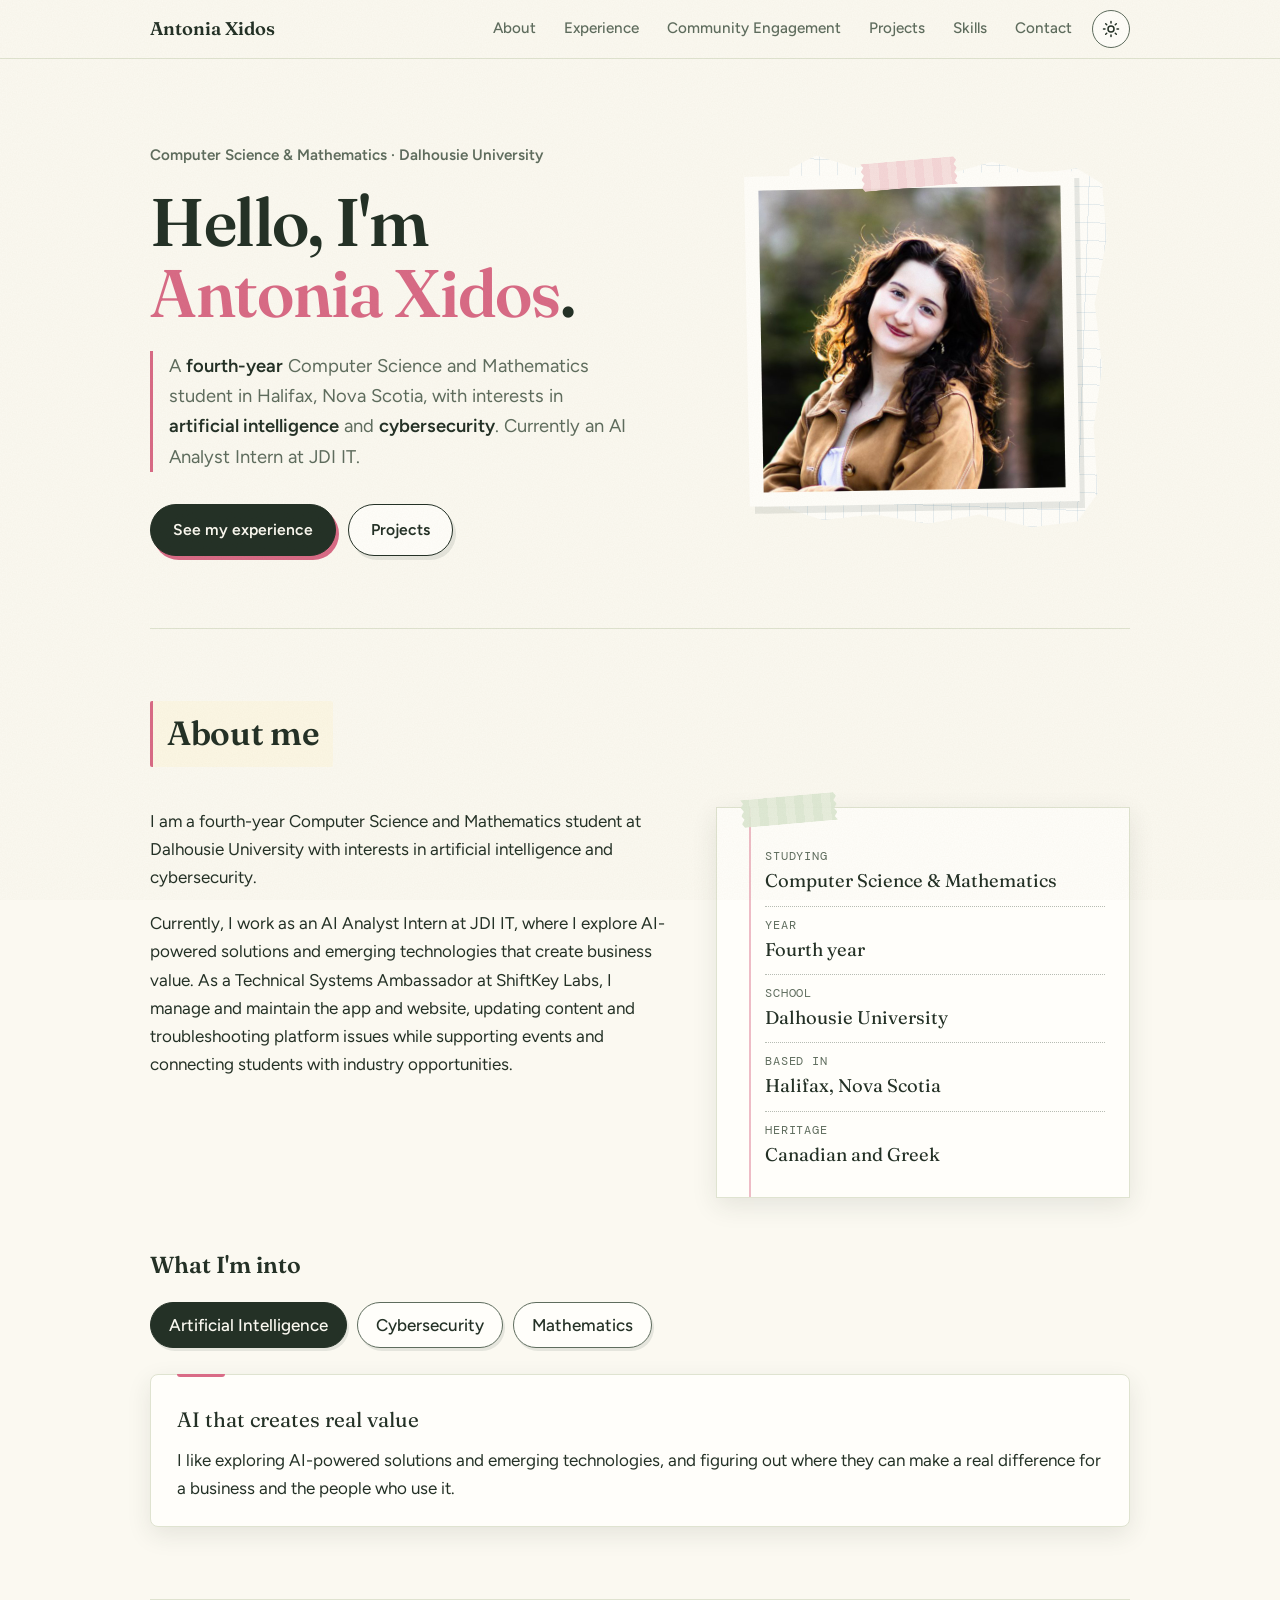
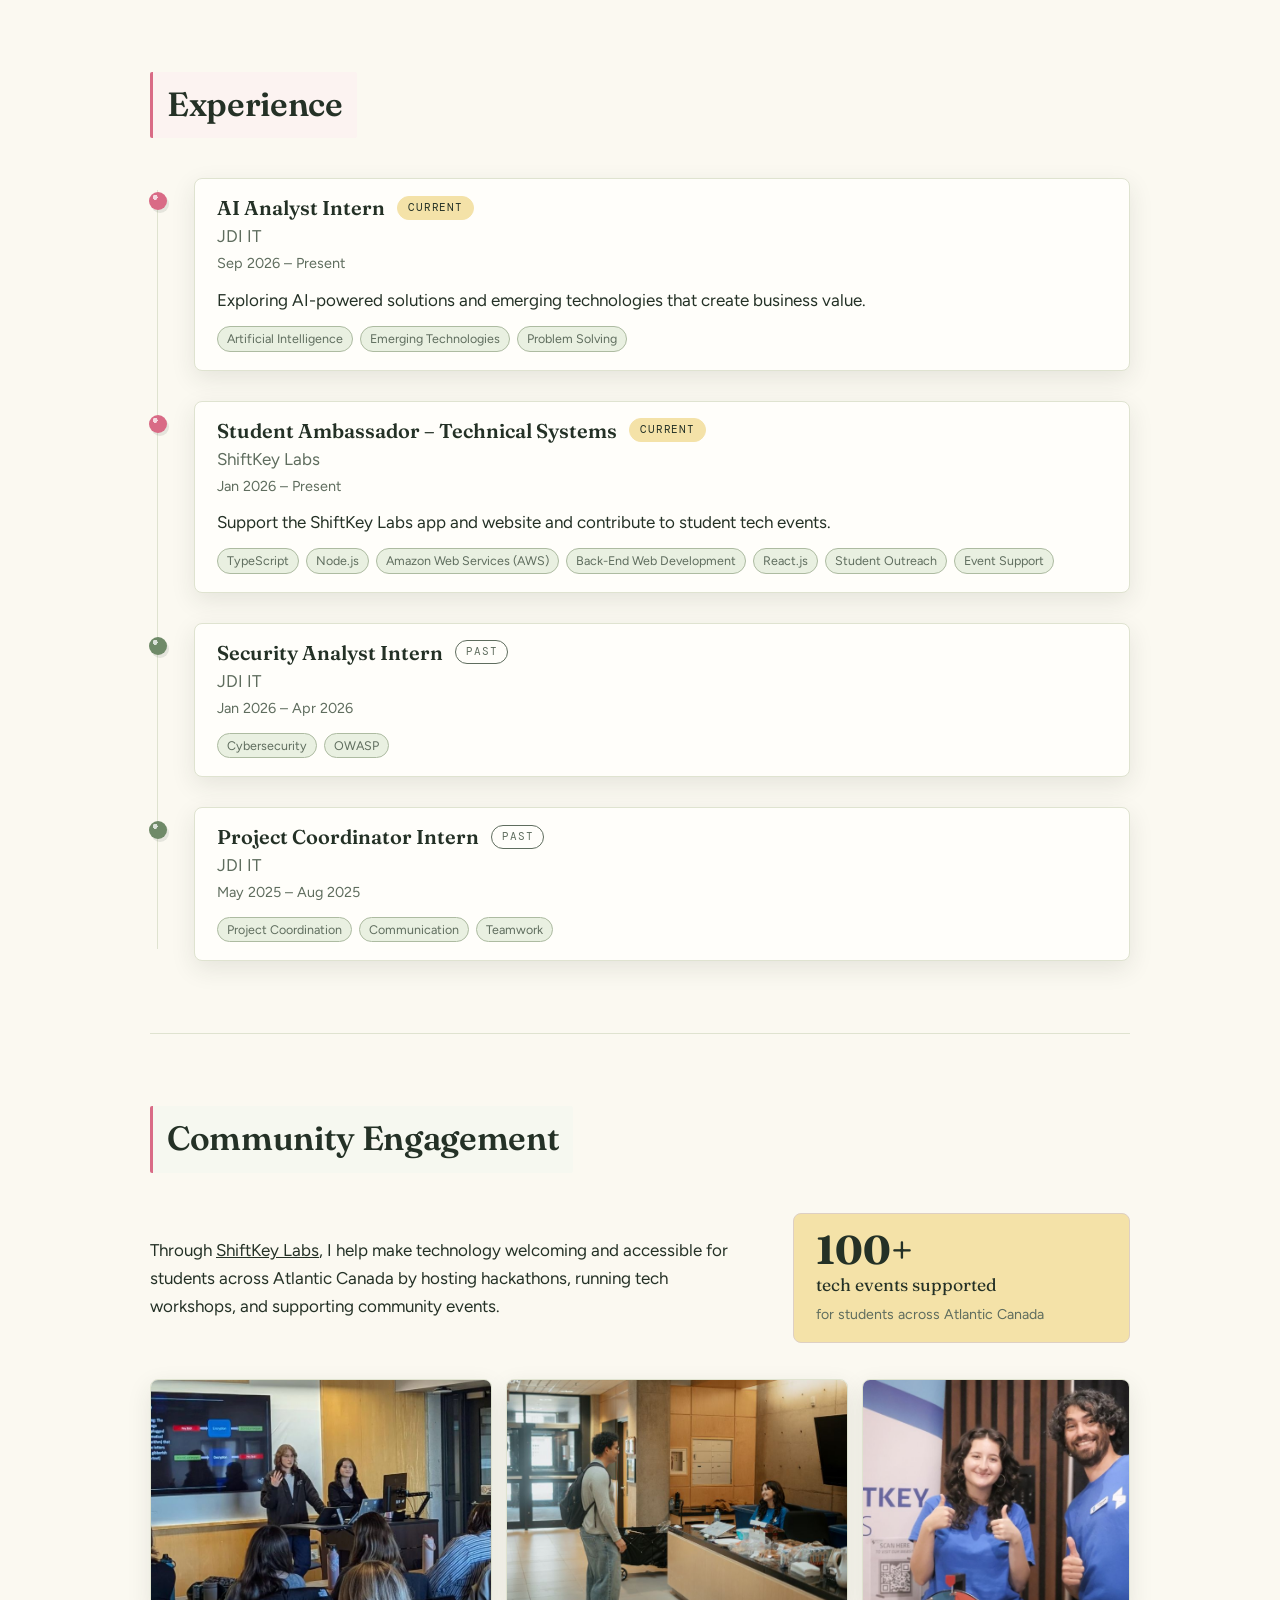
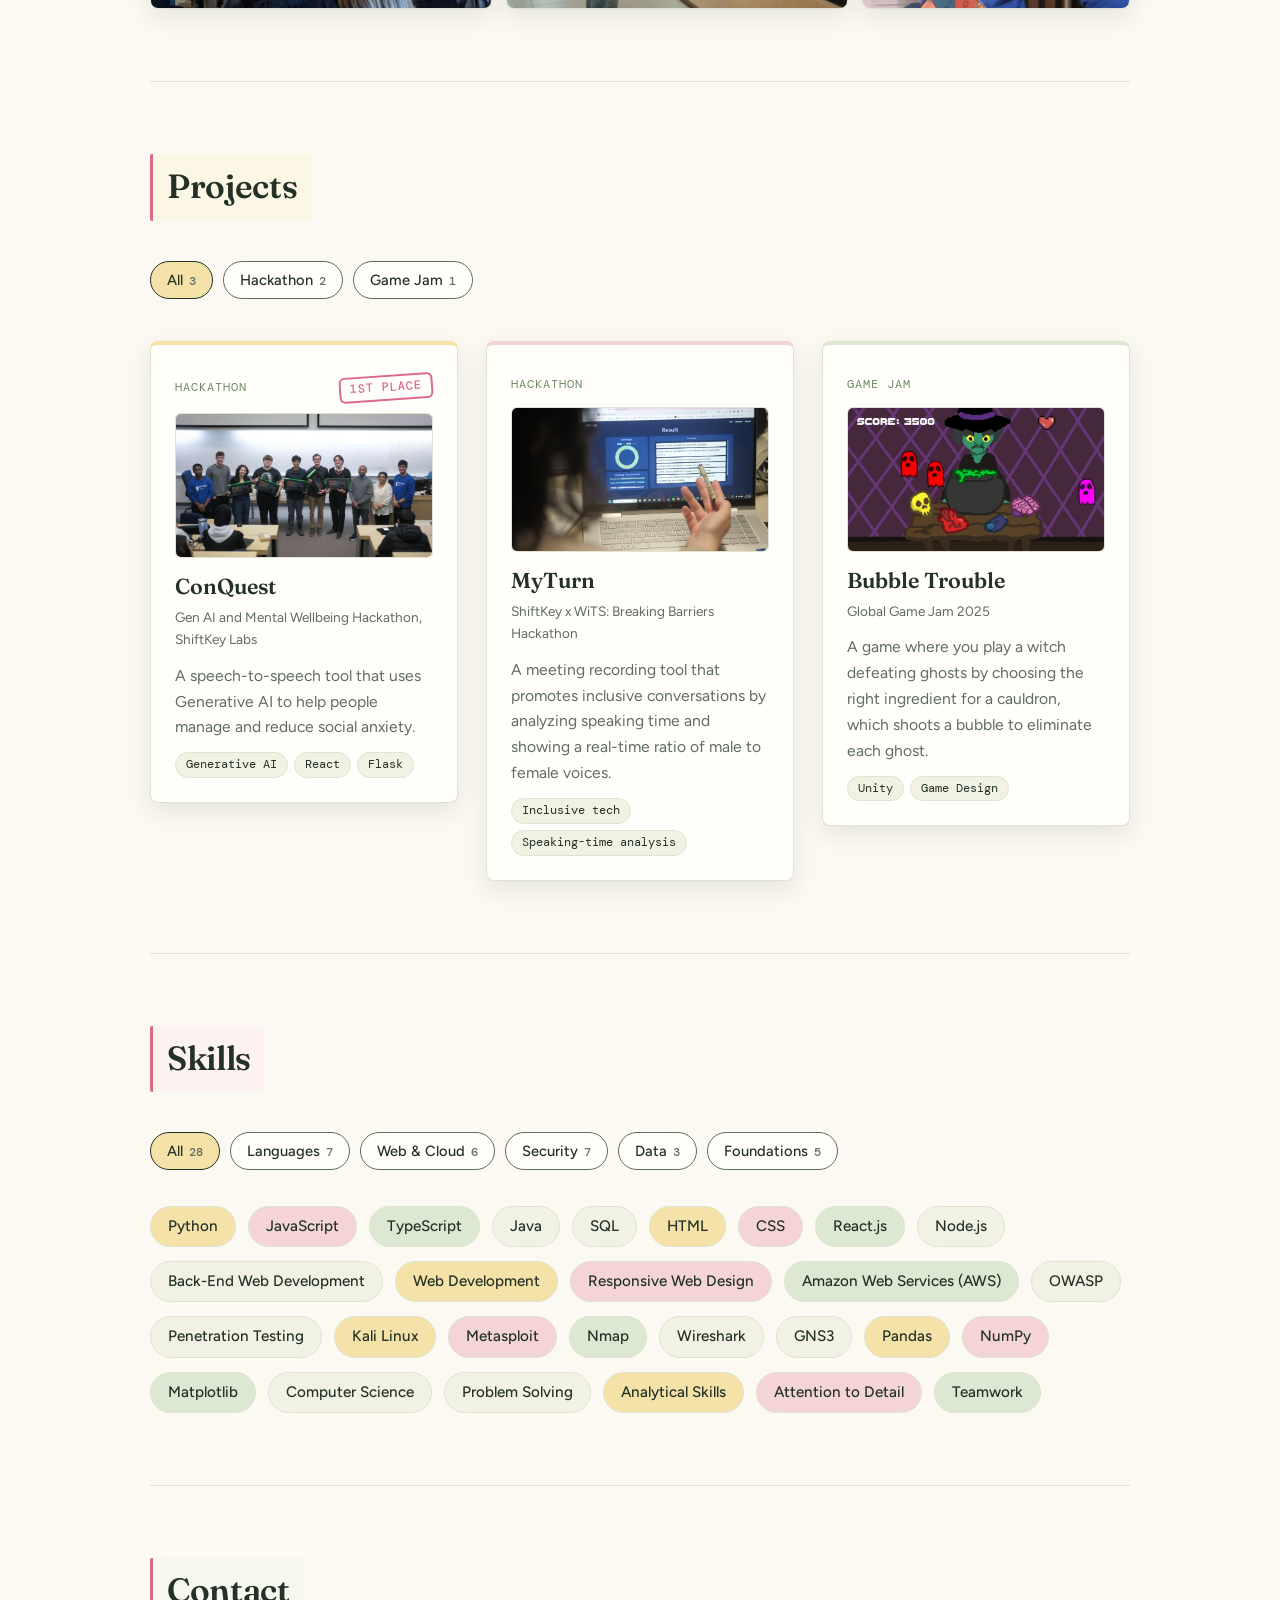
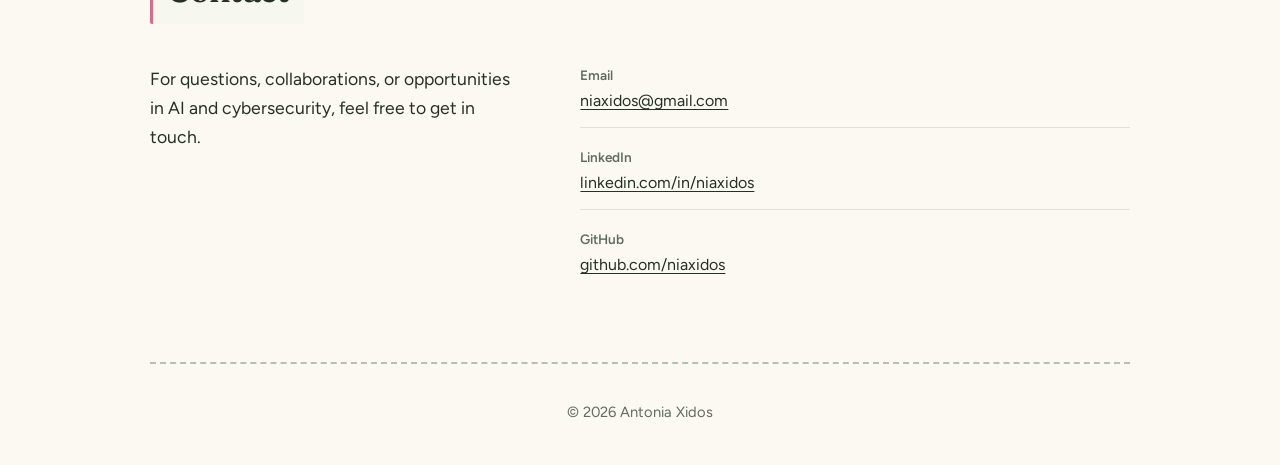
<file: index.html>
<!doctype html>
<html lang="en">
<head>
  <meta charset="utf-8">
  <meta name="viewport" content="width=device-width, initial-scale=1, viewport-fit=cover">
  <meta name="claude:viewport-fit-sides" content="cover">
  <title>Antonia Xidos Portfolio</title>
  <link rel="stylesheet" href="https://fonts.googleapis.com/css2?family=Fraunces:ital,opsz,wght@0,9..144,400;0,9..144,600;1,9..144,400&family=Figtree:wght@400;500;600&family=Caveat:wght@600&family=DM+Mono:wght@400;500&display=swap">
  <link rel="stylesheet" href="portfolio.css">
</head>
<body>
<header class="bar">
  <div class="wrap">
    <a class="mark" href="#top">Antonia Xidos</a>
    <nav aria-label="Sections">
      <a href="#about" data-sec="about">About</a>
      <a href="#experience" data-sec="experience">Experience</a>
      <a href="#community" data-sec="community">Community Engagement</a>
      <a href="#projects" data-sec="projects">Projects</a>
      <a href="#skills" data-sec="skills">Skills</a>
      <a href="#contact" data-sec="contact">Contact</a>
      <button class="theme" id="theme" type="button" aria-label="Switch between light and dark theme">
        <svg class="sun" viewBox="0 0 24 24" fill="none" stroke="currentColor" stroke-width="2" stroke-linecap="round" aria-hidden="true"><circle cx="12" cy="12" r="4"/><path d="M12 2v2M12 20v2M4.9 4.9l1.4 1.4M17.7 17.7l1.4 1.4M2 12h2M20 12h2M4.9 19.1l1.4-1.4M17.7 6.3l1.4-1.4"/></svg>
        <svg class="moon" viewBox="0 0 24 24" fill="none" stroke="currentColor" stroke-width="2" stroke-linecap="round" stroke-linejoin="round" aria-hidden="true"><path d="M21 12.8A9 9 0 1 1 11.2 3a7 7 0 0 0 9.8 9.8z"/></svg>
      </button>
    </nav>
  </div>
</header>

<div class="wrap" id="top">
  <div class="hero">
    <div class="hero-copy">
      <p class="eyebrow">Computer Science &amp; Mathematics · Dalhousie University</p>
      <h1>Hello, I'm <span class="hl">Antonia Xidos</span>.</h1>
      <p class="lede">A <strong>fourth-year</strong> Computer Science and Mathematics student in Halifax, Nova Scotia, with interests in <strong>artificial intelligence</strong> and <strong>cybersecurity</strong>. Currently an AI Analyst Intern at JDI IT.</p>
      <div class="cta">
        <a class="btn solid" href="#experience">See my experience</a>
        <a class="btn ghost" href="#projects">Projects</a>
      </div>
    </div>
    <div class="collage">
      <div class="scrap" aria-hidden="true"></div>
      <figure class="polaroid">
        <span class="tape" aria-hidden="true"></span>
        <img src="[data-uri]" alt="Antonia Xidos smiling, with long dark curly hair, wearing a tan jacket outdoors">
      </figure>
    </div>
  </div>

  <section id="about">
    <div class="head"><h2>About me</h2></div>
    <div class="about">
      <div>
        <p>I am a fourth-year Computer Science and Mathematics student at Dalhousie University with interests in artificial intelligence and cybersecurity.</p>
        <p>Currently, I work as an AI Analyst Intern at JDI IT, where I explore AI-powered solutions and emerging technologies that create business value. As a Technical Systems Ambassador at ShiftKey Labs, I manage and maintain the app and website, updating content and troubleshooting platform issues while supporting events and connecting students with industry opportunities.</p>
      </div>
      <div class="notecard">
        <span class="tape" aria-hidden="true"></span>
        <ul>
          <li><span class="k">Studying</span><span class="v">Computer Science &amp; Mathematics</span></li>
          <li><span class="k">Year</span><span class="v">Fourth year</span></li>
          <li><span class="k">School</span><span class="v">Dalhousie University</span></li>
          <li><span class="k">Based in</span><span class="v">Halifax, Nova Scotia</span></li>
          <li><span class="k">Heritage</span><span class="v">Canadian and Greek</span></li>
        </ul>
      </div>
    </div>
    <div class="about-interests">
      <h3>What I'm into</h3>
      <div class="tabs" role="tablist" aria-label="Interests" id="tabs"></div>
      <div class="panelwrap">
        <div class="panel" id="panel" role="tabpanel" aria-live="polite"></div>
      </div>
    </div>
  </section>

  <section id="experience">
    <div class="head"><h2>Experience</h2></div>
    <ol class="timeline" id="timeline"></ol>
  </section>

  <section id="community">
    <div class="head"><h2>Community Engagement</h2></div>
    <div class="volunteer-intro">
      <p>Through <a href="https://shiftkeylabs.ca/" target="_blank" rel="noopener noreferrer">ShiftKey Labs</a>, I help make technology welcoming and accessible for students across Atlantic Canada by hosting hackathons, running tech workshops, and supporting community events.</p>
      <div class="volunteer-stat" aria-label="Supported more than 100 technology events for students">
        <strong>100+</strong>
        <span>tech events supported</span>
        <small>for students across Atlantic Canada</small>
      </div>
    </div>
    <div class="volunteer-gallery" aria-label="Photos from ShiftKey Labs events">
      <figure><img src="volunteering-images/encryption-workshop.png" alt="Presenting an encryption and information security workshop to students" loading="lazy" decoding="async"></figure>
      <figure><img src="volunteering-images/event-welcome-table.png" alt="Welcoming a student to an event at the registration table" loading="lazy" decoding="async"></figure>
      <figure><img src="volunteering-images/shiftkey-event-team.png" alt="Antonia and a ShiftKey Labs teammate at a student event" loading="lazy" decoding="async"></figure>
    </div>
  </section>

  <section id="projects">
    <div class="head"><h2>Projects</h2></div>
    <div class="filters" id="filters" role="group" aria-label="Filter projects"></div>
    <div class="grid" id="grid"></div>
    <p class="empty" id="empty" hidden>No projects match this filter.</p>
  </section>

  <section id="skills">
    <div class="head"><h2>Skills</h2></div>
    <div class="filters" id="skillFilters" role="group" aria-label="Filter skills"></div>
    <ul class="skills" id="skillList"></ul>
  </section>

  <section id="contact">
    <div class="head"><h2>Contact</h2></div>
    <div class="contact">
      <p>For questions, collaborations, or opportunities in AI and cybersecurity, feel free to get in touch.</p>
      <div class="contact-list" id="rows"></div>
    </div>
  </section>

  <footer>
    <span>© 2026 Antonia Xidos</span>
  </footer>
</div>

  <script src="portfolio.js"></script>
</body>
</html>
</file>
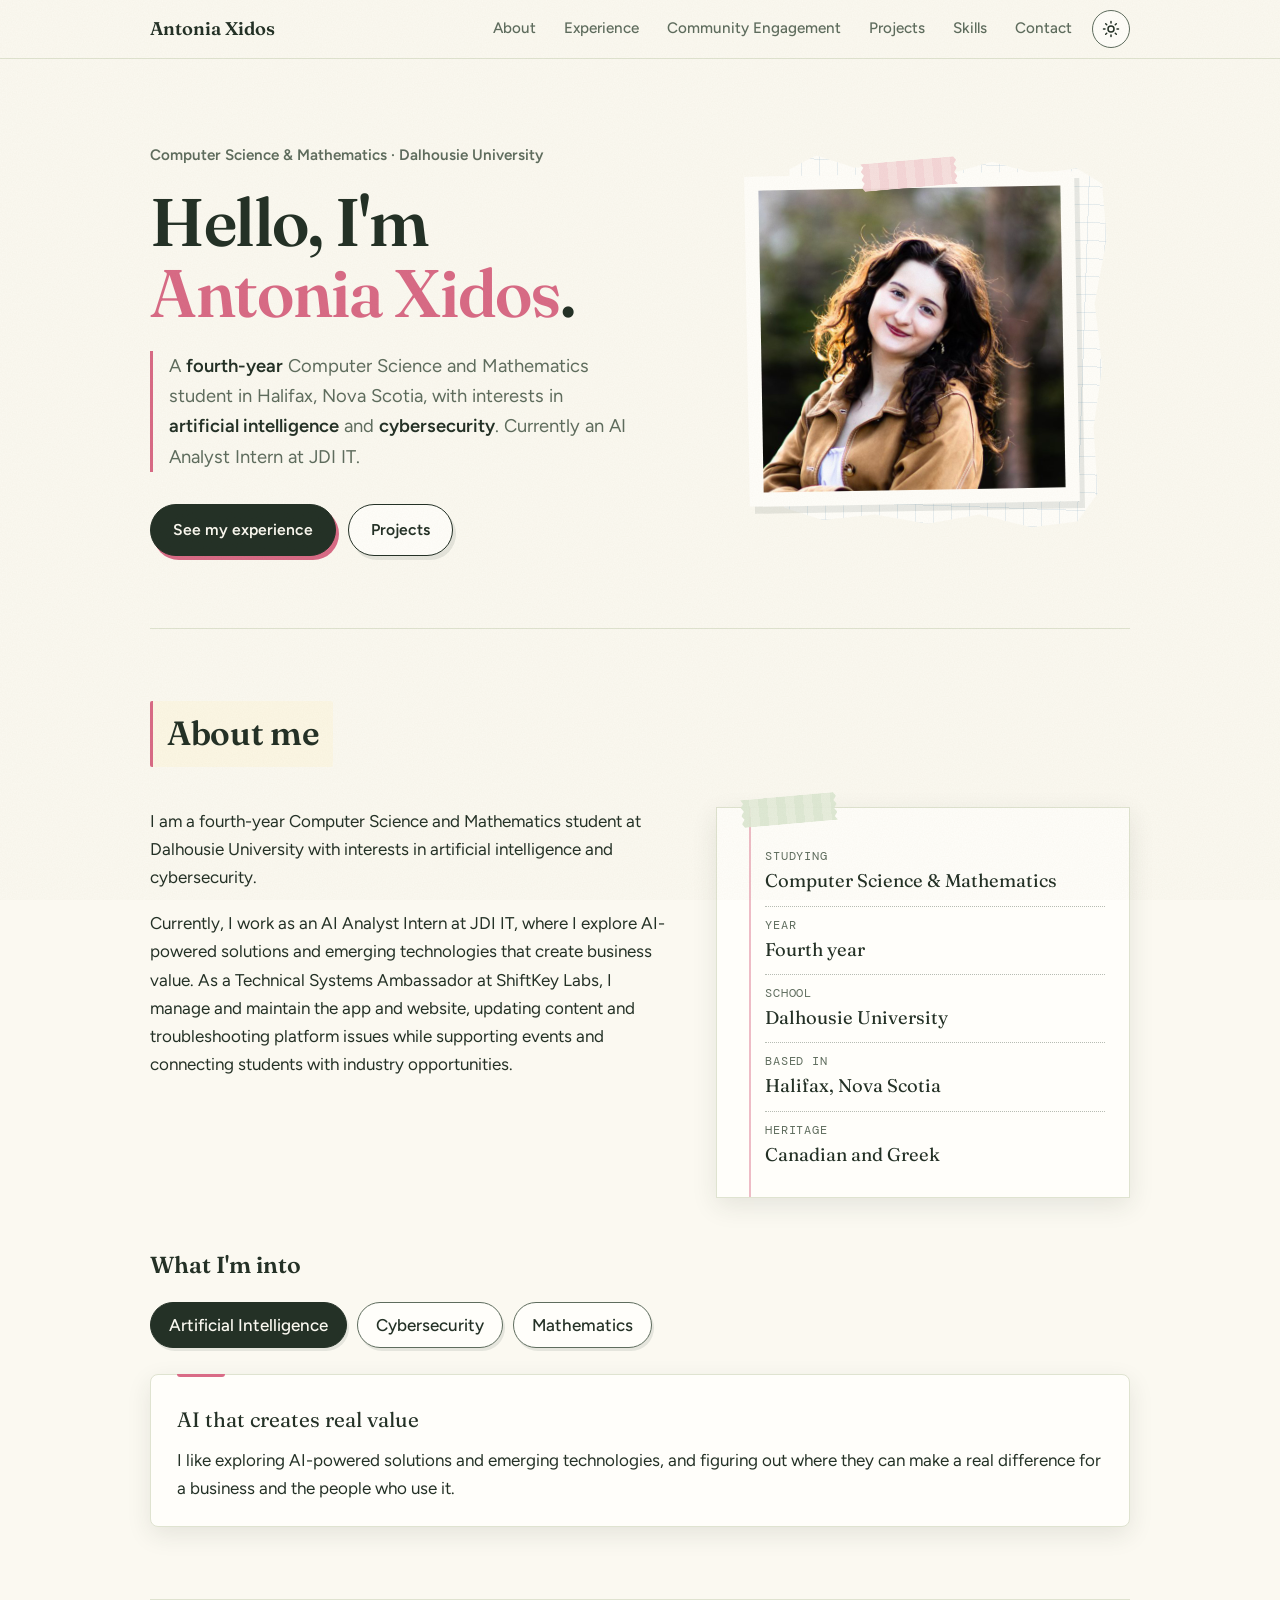
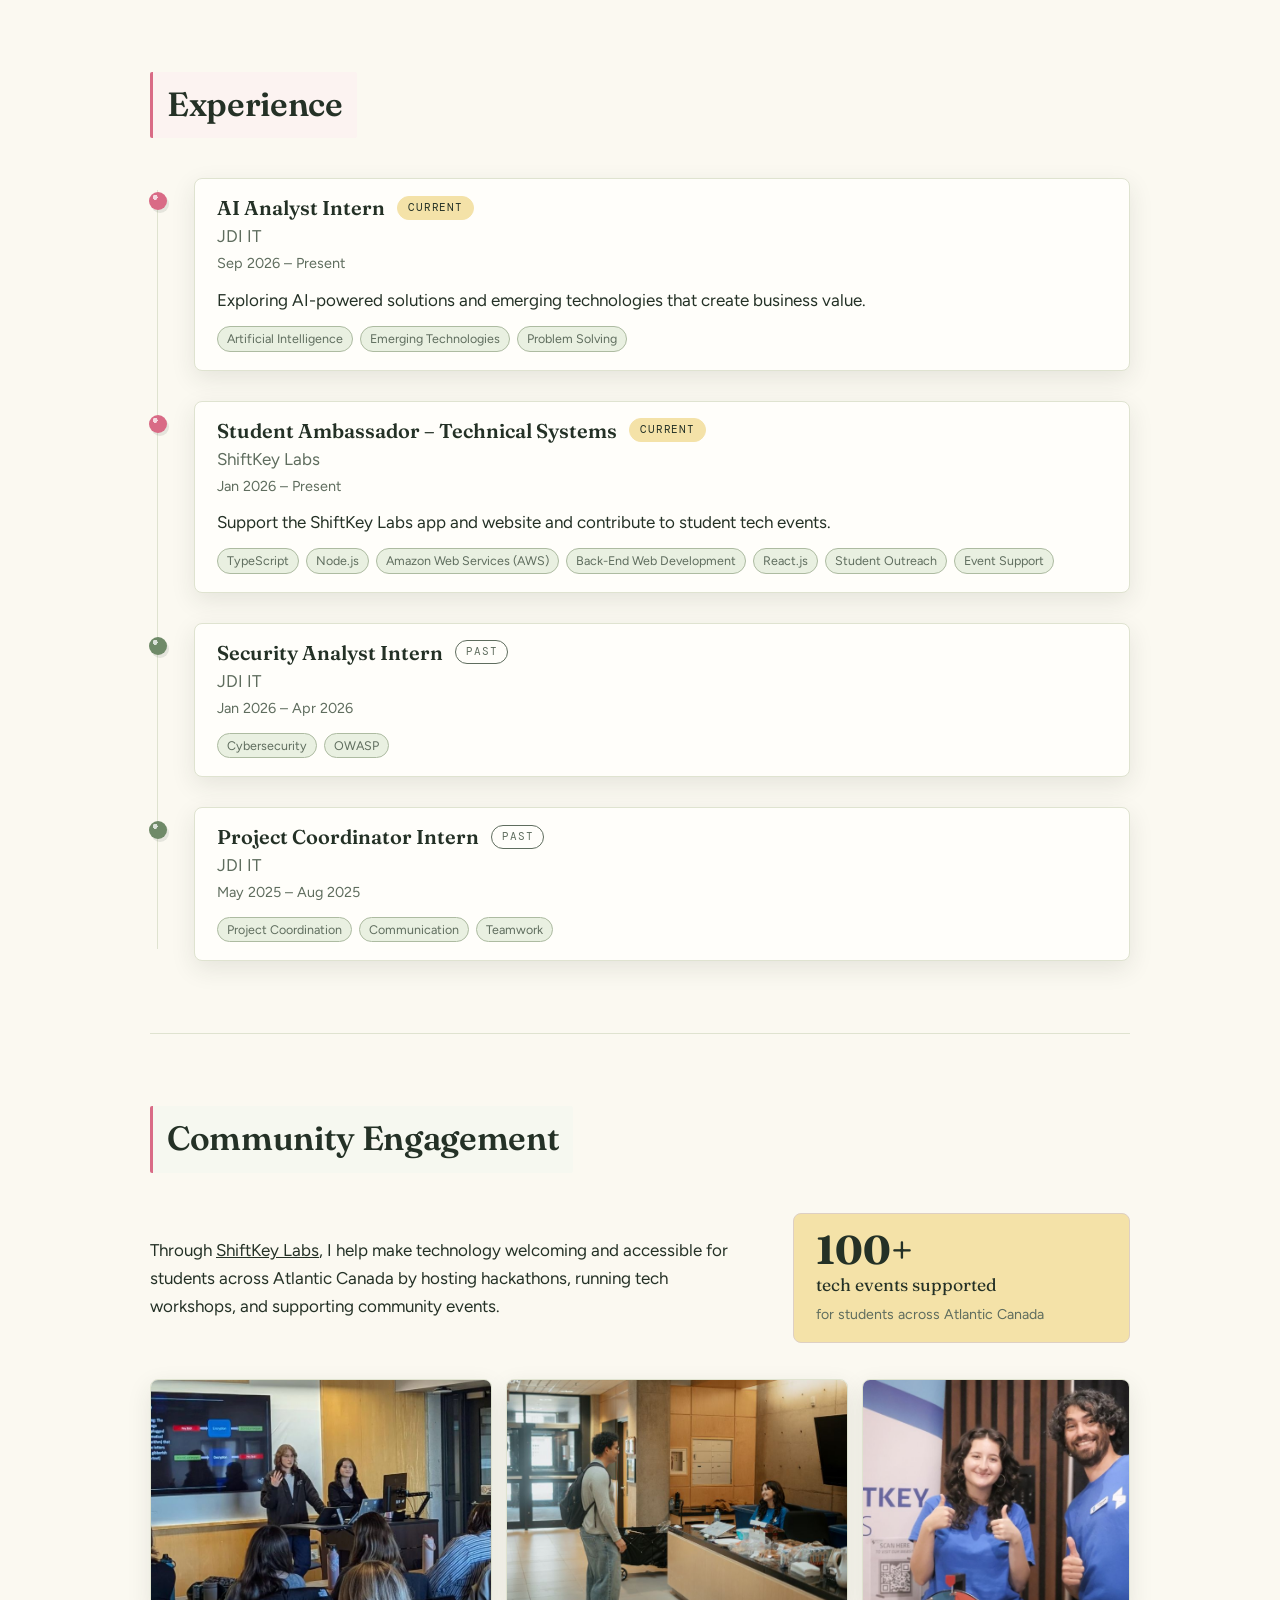
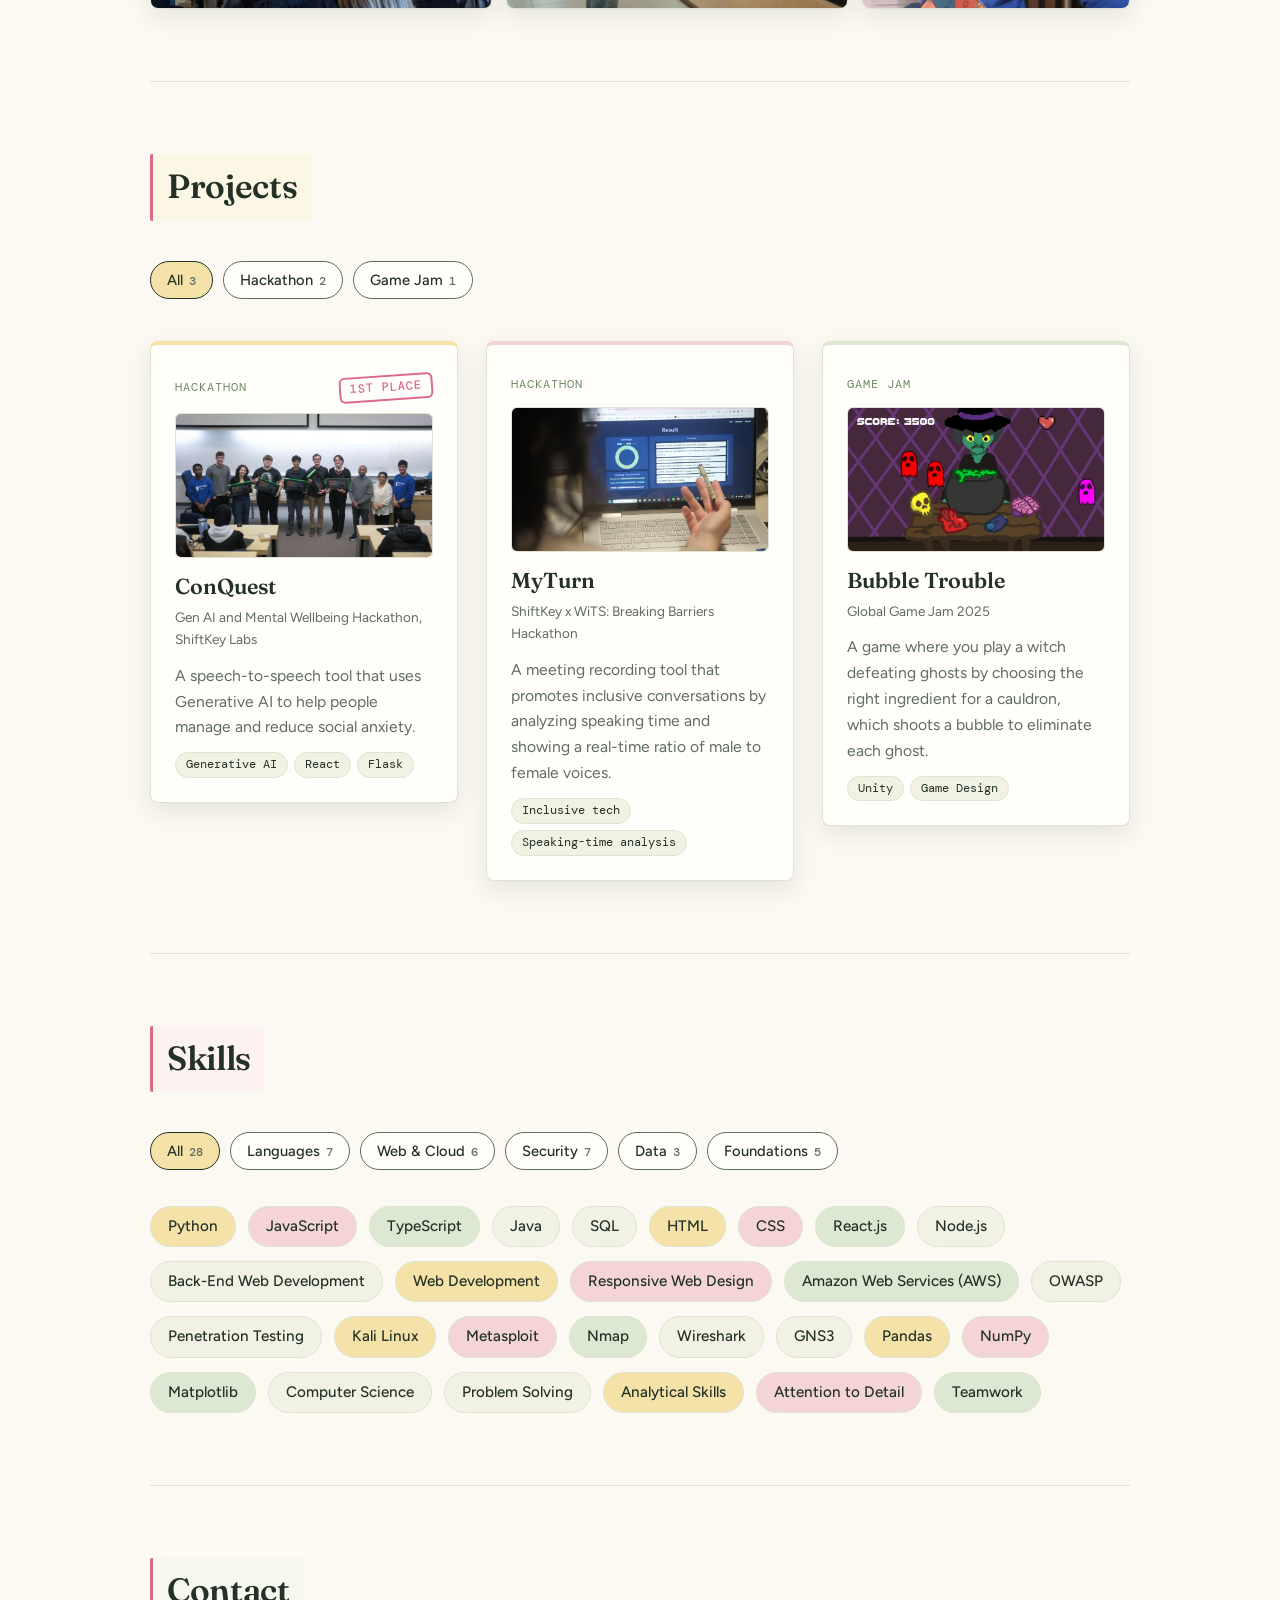
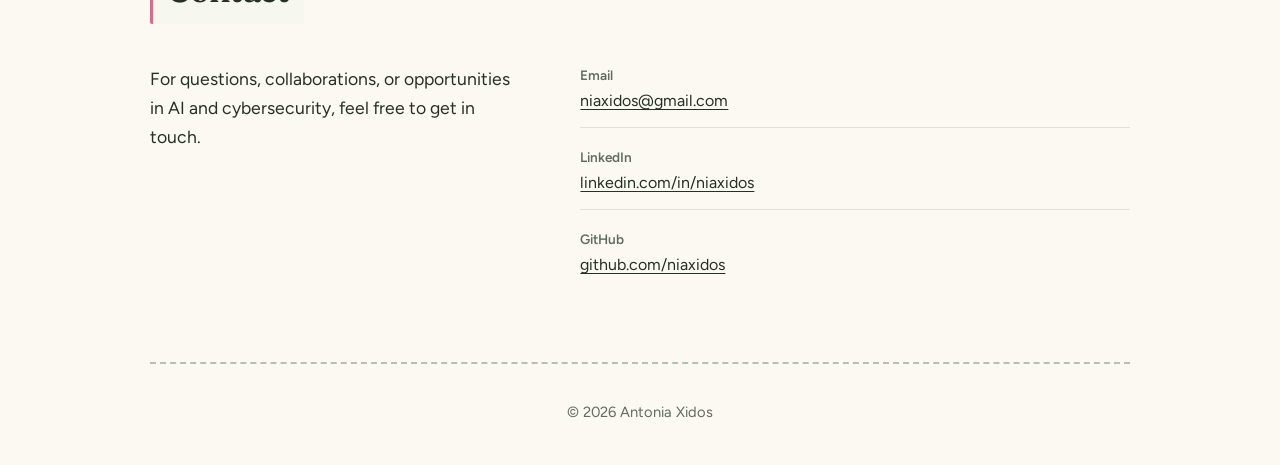
<file: Antonia Xidos Portfolio.html>
<!doctype html>
<html lang="en">
<head>
  <meta charset="utf-8">
  <meta name="viewport" content="width=device-width, initial-scale=1, viewport-fit=cover">
  <meta name="claude:viewport-fit-sides" content="cover">
  <title>Antonia Xidos Portfolio</title>
  <link rel="stylesheet" href="https://fonts.googleapis.com/css2?family=Fraunces:ital,opsz,wght@0,9..144,400;0,9..144,600;1,9..144,400&family=Figtree:wght@400;500;600&family=Caveat:wght@600&family=DM+Mono:wght@400;500&display=swap">
  <link rel="stylesheet" href="portfolio.css">
</head>
<body>
<header class="bar">
  <div class="wrap">
    <a class="mark" href="#top">Antonia Xidos</a>
    <nav aria-label="Sections">
      <a href="#about" data-sec="about">About</a>
      <a href="#experience" data-sec="experience">Experience</a>
      <a href="#community" data-sec="community">Community Engagement</a>
      <a href="#projects" data-sec="projects">Projects</a>
      <a href="#skills" data-sec="skills">Skills</a>
      <a href="#contact" data-sec="contact">Contact</a>
      <button class="theme" id="theme" type="button" aria-label="Switch between light and dark theme">
        <svg class="sun" viewBox="0 0 24 24" fill="none" stroke="currentColor" stroke-width="2" stroke-linecap="round" aria-hidden="true"><circle cx="12" cy="12" r="4"/><path d="M12 2v2M12 20v2M4.9 4.9l1.4 1.4M17.7 17.7l1.4 1.4M2 12h2M20 12h2M4.9 19.1l1.4-1.4M17.7 6.3l1.4-1.4"/></svg>
        <svg class="moon" viewBox="0 0 24 24" fill="none" stroke="currentColor" stroke-width="2" stroke-linecap="round" stroke-linejoin="round" aria-hidden="true"><path d="M21 12.8A9 9 0 1 1 11.2 3a7 7 0 0 0 9.8 9.8z"/></svg>
      </button>
    </nav>
  </div>
</header>

<div class="wrap" id="top">
  <div class="hero">
    <div class="hero-copy">
      <p class="eyebrow">Computer Science &amp; Mathematics · Dalhousie University</p>
      <h1>Hello, I'm <span class="hl">Antonia Xidos</span>.</h1>
      <p class="lede">A <strong>fourth-year</strong> Computer Science and Mathematics student in Halifax, Nova Scotia, with interests in <strong>artificial intelligence</strong> and <strong>cybersecurity</strong>. Currently an AI Analyst Intern at JDI IT.</p>
      <div class="cta">
        <a class="btn solid" href="#experience">See my experience</a>
        <a class="btn ghost" href="#projects">Projects</a>
      </div>
    </div>
    <div class="collage">
      <div class="scrap" aria-hidden="true"></div>
      <figure class="polaroid">
        <span class="tape" aria-hidden="true"></span>
        <img src="[data-uri]" alt="Antonia Xidos smiling, with long dark curly hair, wearing a tan jacket outdoors">
      </figure>
    </div>
  </div>

  <section id="about">
    <div class="head"><h2>About me</h2></div>
    <div class="about">
      <div>
        <p>I am a fourth-year Computer Science and Mathematics student at Dalhousie University with interests in artificial intelligence and cybersecurity.</p>
        <p>Currently, I work as an AI Analyst Intern at JDI IT, where I explore AI-powered solutions and emerging technologies that create business value. As a Technical Systems Ambassador at ShiftKey Labs, I manage and maintain the app and website, updating content and troubleshooting platform issues while supporting events and connecting students with industry opportunities.</p>
      </div>
      <div class="notecard">
        <span class="tape" aria-hidden="true"></span>
        <ul>
          <li><span class="k">Studying</span><span class="v">Computer Science &amp; Mathematics</span></li>
          <li><span class="k">Year</span><span class="v">Fourth year</span></li>
          <li><span class="k">School</span><span class="v">Dalhousie University</span></li>
          <li><span class="k">Based in</span><span class="v">Halifax, Nova Scotia</span></li>
          <li><span class="k">Heritage</span><span class="v">Canadian and Greek</span></li>
        </ul>
      </div>
    </div>
    <div class="about-interests">
      <h3>What I'm into</h3>
      <div class="tabs" role="tablist" aria-label="Interests" id="tabs"></div>
      <div class="panelwrap">
        <div class="panel" id="panel" role="tabpanel" aria-live="polite"></div>
      </div>
    </div>
  </section>

  <section id="experience">
    <div class="head"><h2>Experience</h2></div>
    <ol class="timeline" id="timeline"></ol>
  </section>

  <section id="community">
    <div class="head"><h2>Community Engagement</h2></div>
    <div class="volunteer-intro">
      <p>Through <a href="https://shiftkeylabs.ca/" target="_blank" rel="noopener noreferrer">ShiftKey Labs</a>, I help make technology welcoming and accessible for students across Atlantic Canada by hosting hackathons, running tech workshops, and supporting community events.</p>
      <div class="volunteer-stat" aria-label="Supported more than 100 technology events for students">
        <strong>100+</strong>
        <span>tech events supported</span>
        <small>for students across Atlantic Canada</small>
      </div>
    </div>
    <div class="volunteer-gallery" aria-label="Photos from ShiftKey Labs events">
      <figure><img src="volunteering-images/encryption-workshop.png" alt="Presenting an encryption and information security workshop to students" loading="lazy" decoding="async"></figure>
      <figure><img src="volunteering-images/event-welcome-table.png" alt="Welcoming a student to an event at the registration table" loading="lazy" decoding="async"></figure>
      <figure><img src="volunteering-images/shiftkey-event-team.png" alt="Antonia and a ShiftKey Labs teammate at a student event" loading="lazy" decoding="async"></figure>
    </div>
  </section>

  <section id="projects">
    <div class="head"><h2>Projects</h2></div>
    <div class="filters" id="filters" role="group" aria-label="Filter projects"></div>
    <div class="grid" id="grid"></div>
    <p class="empty" id="empty" hidden>No projects match this filter.</p>
  </section>

  <section id="skills">
    <div class="head"><h2>Skills</h2></div>
    <div class="filters" id="skillFilters" role="group" aria-label="Filter skills"></div>
    <ul class="skills" id="skillList"></ul>
  </section>

  <section id="contact">
    <div class="head"><h2>Contact</h2></div>
    <div class="contact">
      <p>For questions, collaborations, or opportunities in AI and cybersecurity, feel free to get in touch.</p>
      <div class="contact-list" id="rows"></div>
    </div>
  </section>

  <footer>
    <span>© 2026 Antonia Xidos</span>
  </footer>
</div>

  <script src="portfolio.js"></script>
</body>
</html>
</file>
<file: portfolio.css>
:root {
  color-scheme: light;
  box-sizing: border-box;
  padding-top: env(safe-area-inset-top, 0px);
  padding-bottom: env(safe-area-inset-bottom, 0px);
}

html {
  scroll-padding-top: env(safe-area-inset-top, 0px);
}

body {
  margin: 0;
  padding: 0;
  font: 14px -apple-system, BlinkMacSystemFont, sans-serif;
  background: #fff;
  color: #000;
}

img {
  max-width: 100%;
}

[hidden]:not([hidden=until-found i]) {
  display: none !important;
}

/* Layout: an airy portfolio with paper-inspired headings, cards, and a polaroid. */
:root {
  --paper: #fbf9f1;
  --paper-2: #f1f2e3;
  --card: #fffefa;
  --ink: #243126;
  --ink-soft: #5f6d5e;
  --sage: #6f8a68;
  --sage-soft: #dde8d3;
  --berry: #d96b86;
  --butter: #f4e2a8;
  --blush: #f4d4d6;
  --sky: #8fb0c8;
  --line: #dfe3d0;
  --shadow: rgba(36, 49, 38, .1);
  --grain: .18;
  --font-display: "Fraunces", Georgia, serif;
  --font-body: "Figtree", "Helvetica Neue", Arial, sans-serif;
  --font-hand: "Caveat", "Segoe Script", cursive;
  --font-code: "DM Mono", "Courier New", monospace;
}
@media (prefers-color-scheme: dark) {
  :root:not([data-theme="light"]) {
    --paper: #151c16; --paper-2: #1d261e; --card: #1f2a21; --ink: #ece9d8; --ink-soft: #aebaa4;
    --sage: #98b08b; --sage-soft: #2a3a2c; --berry: #f0a4b5; --butter: #6a5f33; --blush: #5a3a43;
    --sky: #6f93ad; --line: #2c3a2e; --shadow: rgba(0, 0, 0, .45);
    --grain: .08;
    color-scheme: dark;
  }
}
:root[data-theme="dark"] {
  --paper: #151c16; --paper-2: #1d261e; --card: #1f2a21; --ink: #ece9d8; --ink-soft: #aebaa4;
  --sage: #98b08b; --sage-soft: #2a3a2c; --berry: #f0a4b5; --butter: #6a5f33; --blush: #5a3a43;
  --sky: #6f93ad; --line: #2c3a2e; --shadow: rgba(0, 0, 0, .45);
  --grain: .08;
  color-scheme: dark;
}

* { box-sizing: border-box; }
html { scroll-behavior: smooth; overflow-x: clip; }
body {
  background: var(--paper); color: var(--ink);
  font-family: var(--font-body); font-size: 17px; line-height: 1.65; overflow-x: clip;
  padding-left: max(16px, env(safe-area-inset-left, 0px));
  padding-right: max(16px, env(safe-area-inset-right, 0px));
  padding-block: 0 40px;
}
body::before { content: ""; position: fixed; inset: 0 0 auto; height: env(safe-area-inset-top, 0px); z-index: 20; background: var(--paper); }
body::after {
  content: ""; position: fixed; inset: 0; pointer-events: none; z-index: 30; opacity: var(--grain); mix-blend-mode: multiply;
  background-image: url("data:image/svg+xml,%3Csvg xmlns='http://www.w3.org/2000/svg' width='160' height='160'%3E%3Cfilter id='n'%3E%3CfeTurbulence type='fractalNoise' baseFrequency='.8' numOctaves='2' stitchTiles='stitch'/%3E%3CfeColorMatrix values='0 0 0 0 .4 0 0 0 0 .34 0 0 0 0 .2 0 0 0 .35 0'/%3E%3C/filter%3E%3Crect width='100%25' height='100%25' filter='url(%23n)'/%3E%3C/svg%3E");
}
:root[data-theme="dark"] body::after { mix-blend-mode: normal; }
@media (prefers-color-scheme: dark) { :root:not([data-theme="light"]) body::after { mix-blend-mode: normal; } }
a { color: inherit; }
button { font: inherit; color: inherit; cursor: pointer; }
:focus-visible { outline: 3px solid var(--berry); outline-offset: 3px; border-radius: 6px; }
.wrap { max-width: 980px; margin: 0 auto; position: relative; }
.defs { position: absolute; width: 0; height: 0; overflow: hidden; }
.deco { position: absolute; pointer-events: none; user-select: none; }
.petal {
  position: fixed; width: 8px; height: 11px; border-radius: 100% 0 100% 0; background: var(--pc); pointer-events: none; z-index: 50;
  margin: -5px 0 0 -4px; opacity: .85; will-change: transform, opacity; animation: fall var(--dur) ease-out forwards;
}
@keyframes fall { to { transform: translate(var(--dx), var(--dy)) rotate(var(--rot)) scale(.5); opacity: 0; } }

/* washi tape (shared) */
.tape {
  background: repeating-linear-gradient(90deg, var(--tc, var(--butter)) 0 9px, color-mix(in srgb, var(--tc, var(--butter)) 72%, var(--paper)) 9px 18px);
  clip-path: polygon(0 0, 3% 14%, 0 28%, 3% 42%, 0 57%, 3% 71%, 0 86%, 3% 100%, 100% 100%, 97% 86%, 100% 71%, 97% 57%, 100% 42%, 97% 28%, 100% 14%, 97% 0);
}
.tape { position: absolute; width: 96px; height: 28px; z-index: 3; opacity: .94; pointer-events: none; }

/* top bar */
.bar {
  position: sticky; top: env(safe-area-inset-top, 0px); z-index: 10; background: var(--paper);
  border-bottom: 1px solid var(--line);
  margin-inline: calc(-1 * max(16px, env(safe-area-inset-left, 0px)));
  padding-inline: max(16px, env(safe-area-inset-left, 0px));
}
.bar .wrap { display: flex; align-items: center; justify-content: space-between; gap: 16px; padding-block: 10px; }
.mark { font-family: var(--font-display); font-weight: 600; font-size: 1.15rem; text-decoration: none; white-space: nowrap; display: inline-flex; align-items: center; gap: 8px; }
.bar nav { display: flex; gap: 4px; flex-wrap: wrap; justify-content: flex-end; align-items: center; }
.bar nav a { text-decoration: none; font-size: .95rem; font-weight: 500; padding: 6px 12px; border-radius: 999px; color: var(--ink-soft); transition: background .2s, color .2s, transform .2s; }
.bar nav a:hover { color: var(--ink); background: var(--blush); }
.bar nav a[aria-current="true"] { color: var(--ink); background: var(--butter); }
.theme { width: 38px; height: 38px; border-radius: 50%; border: 1.5px solid var(--ink-soft); background: var(--card); display: grid; place-items: center; margin-left: 4px; }
.theme svg { width: 18px; height: 18px; }
.theme .moon { display: none; }
:root[data-theme="dark"] .theme .sun { display: none; }
:root[data-theme="dark"] .theme .moon { display: block; }
@media (prefers-color-scheme: dark) {
  :root:not([data-theme="light"]) .theme .sun { display: none; }
  :root:not([data-theme="light"]) .theme .moon { display: block; }
}

/* hero */
.hero { display: grid; grid-template-columns: minmax(0, 1.1fr) minmax(0, 1fr); gap: 64px; align-items: center; padding-block: 84px 72px; }
.hero-copy { position: relative; }
.eyebrow { font-size: .95rem; font-weight: 600; color: var(--ink-soft); margin: 0 0 18px; }
h1 { font-family: var(--font-display); font-weight: 600; font-size: clamp(2.6rem, 7vw, 4.2rem); line-height: 1.06; margin: 0 0 22px; letter-spacing: -0.02em; text-wrap: balance; }
h1 .hl { color: var(--berry); }
.lede { font-size: 1.15rem; color: var(--ink-soft); max-width: 46ch; margin: 0 0 32px; padding-left: 16px; border-left: 3px solid var(--berry); }
.lede strong { color: var(--ink); font-weight: 600; }
.cta { display: flex; flex-wrap: wrap; gap: 12px; }
.btn { display: inline-flex; align-items: center; gap: 8px; padding: 12px 22px; border-radius: 999px; font-weight: 600; font-size: .98rem; text-decoration: none; border: 1.5px solid var(--ink); transition: transform .15s; }
.btn.solid { background: var(--ink); color: var(--paper); box-shadow: 3px 4px 0 var(--berry); }
.btn.ghost { background: var(--card); box-shadow: 3px 4px 0 var(--shadow); }
.btn:hover { transform: translateY(-2px); }

.collage { position: relative; isolation: isolate; justify-self: center; width: min(100%, 330px); padding-block: 14px 34px; }
.scrap {
  position: absolute; inset: 0 -26px 14px 30px; z-index: -1; transform: rotate(2deg);
  background:
    repeating-linear-gradient(0deg, color-mix(in srgb, var(--sky) 20%, transparent) 0 1px, transparent 1px 18px),
    repeating-linear-gradient(90deg, color-mix(in srgb, var(--sky) 20%, transparent) 0 1px, transparent 1px 18px),
    var(--card);
  clip-path: polygon(2% 4%, 10% 0, 22% 3%, 35% 1%, 50% 4%, 64% 0, 78% 3%, 90% 1%, 98% 5%, 100% 20%, 97% 38%, 100% 55%, 98% 72%, 100% 90%, 94% 98%, 80% 100%, 64% 97%, 48% 100%, 32% 98%, 16% 100%, 4% 97%, 0 80%, 3% 62%, 0 44%, 2% 26%);
}
.polaroid { position: relative; margin: 0; background: var(--card); padding: 14px; transform: rotate(-1deg); box-shadow: 5px 7px 0 var(--shadow); transition: transform .3s; }
.polaroid:hover { transform: rotate(0) scale(1.01); }
.polaroid img { width: 100%; aspect-ratio: 1 / 1; object-fit: cover; object-position: 50% 30%; display: block; }
.polaroid .tape { left: 50%; top: -14px; margin-left: -48px; transform: rotate(-4deg); --tc: var(--blush); }

/* sections */
section { position: relative; padding-block: 72px; border-top: 1px solid var(--line); scroll-margin-top: 56px; }
section:nth-of-type(3n + 1) { --hc: var(--butter); }
section:nth-of-type(3n + 2) { --hc: var(--blush); }
section:nth-of-type(3n) { --hc: var(--sage-soft); }
.head { display: flex; align-items: center; gap: 14px; margin-bottom: 40px; flex-wrap: wrap; }
h2 {
  display: inline-block; margin: 0; padding: 5px 14px 6px;
  background: color-mix(in srgb, var(--hc, var(--butter)) 26%, var(--card));
  border-left: 3px solid var(--berry); border-radius: 2px;
  font-family: var(--font-display); font-weight: 600; font-size: clamp(1.6rem, 4.5vw, 2.1rem); letter-spacing: -0.01em; text-wrap: balance;
}
.head .deco { position: static; margin-left: auto; width: 54px; height: 54px; }

.about { display: grid; grid-template-columns: minmax(0, 1.25fr) minmax(0, 1fr); gap: 48px; align-items: stretch; }
.about p { margin: 0 0 18px; max-width: 58ch; }
.about-interests { margin-top: 48px; }
.about-interests h3 { margin: 0 0 18px; font-family: var(--font-display); font-size: 1.45rem; font-weight: 600; }
.notecard ul { margin: 0; padding: 0; list-style: none; }
.notecard { position: relative; height: 100%; margin: 0; padding: 30px 24px 18px 48px; background: var(--card); border: 1px solid var(--line); box-shadow: 0 8px 24px var(--shadow);
  background-image: linear-gradient(90deg, transparent 32px, color-mix(in srgb, var(--berry) 45%, transparent) 32px 34px, transparent 34px); }
.notecard .tape { left: 24px; top: -12px; --tc: var(--sage-soft); transform: rotate(-5deg); }
.notecard li { display: flex; flex-direction: column; padding: 9px 0; border-bottom: 1.5px dotted color-mix(in srgb, var(--ink-soft) 45%, transparent); }
.notecard li:last-child { border-bottom: none; }
.notecard .k { font-family: var(--font-code); font-size: .72rem; letter-spacing: .08em; text-transform: uppercase; color: var(--ink-soft); }
.notecard .v { font-family: var(--font-display); font-size: 1.15rem; }

/* experience: pinned index cards on a string */
.timeline { list-style: none; margin: 0; padding: 0; position: relative; width: 100%; }
.timeline::before { content: ""; position: absolute; left: 7px; top: 12px; bottom: 12px; width: 1px; background: var(--line); }
.job { position: relative; padding: 0 0 30px 44px; min-width: 0; }
.job:last-child { padding-bottom: 0; }
.job::before {
  content: ""; position: absolute; left: -1px; top: 14px; width: 18px; height: 18px; border-radius: 50%; z-index: 1;
  background: radial-gradient(circle at 34% 30%, rgba(255, 255, 255, .75) 0 14%, transparent 15%), var(--sage); box-shadow: 2px 3px 0 var(--shadow);
}
.job.now::before { background: radial-gradient(circle at 34% 30%, rgba(255, 255, 255, .75) 0 14%, transparent 15%), var(--berry); }
.job .body { background: var(--card); padding: 16px 22px 18px; border: 1px solid var(--line); border-radius: 8px; box-shadow: 0 8px 24px var(--shadow); transition: transform .2s, box-shadow .2s; }
.job .body:hover { transform: translateY(-2px); box-shadow: 0 12px 28px var(--shadow); }
.job .top { display: flex; flex-wrap: wrap; align-items: center; gap: 4px 12px; }
.job h3 { font-family: var(--font-display); font-weight: 600; font-size: 1.25rem; line-height: 1.25; margin: 0; }
.badge { font-family: var(--font-code); font-size: .68rem; letter-spacing: .08em; text-transform: uppercase; padding: 2px 10px; border-radius: 999px; border: 1.5px solid var(--ink-soft); color: var(--ink-soft); }
.now .badge { background: var(--butter); border-color: var(--butter); color: var(--ink); }
.job .org { margin: 2px 0 0; color: var(--ink-soft); }
.job .date { margin: 2px 0 0; color: var(--ink-soft); font-size: .9rem; }
.job .desc { margin: 10px 0 0; max-width: 60ch; }
.job-skills { display: flex; flex-wrap: wrap; gap: 7px; margin-top: 12px; }
.job-skills span { padding: 3px 9px; border: 1px solid color-mix(in srgb, var(--sage) 45%, var(--line)); border-radius: 999px; background: color-mix(in srgb, var(--sage-soft) 65%, var(--card)); color: var(--ink-soft); font-size: .78rem; line-height: 1.4; }

/* community engagement */
.volunteer-intro { display: grid; grid-template-columns: minmax(0, 1.25fr) minmax(220px, .7fr); gap: 40px; align-items: center; width: 100%; margin-bottom: 36px; }
.volunteer-intro > p { margin: 0; max-width: 60ch; }
.volunteer-stat { display: flex; flex-direction: column; padding: 16px 22px; background: var(--butter); border: 1px solid color-mix(in srgb, var(--berry) 16%, var(--line)); border-radius: 8px; }
.volunteer-stat strong { font-family: var(--font-display); font-size: 2.5rem; line-height: 1; }
.volunteer-stat span { font-family: var(--font-display); font-size: 1.1rem; }
.volunteer-stat small { margin-top: 4px; color: var(--ink-soft); }
.volunteer-gallery { display: grid; grid-template-columns: 1.15fr 1.15fr .9fr; gap: 14px; width: 100%; margin: 0; }
.volunteer-gallery figure { min-width: 0; height: 230px; margin: 0; overflow: hidden; background: var(--card); border: 1px solid var(--line); border-radius: 8px; box-shadow: 0 8px 24px var(--shadow); }
.volunteer-gallery img { display: block; width: 100%; height: 100%; object-fit: cover; }
.volunteer-gallery figure:last-child img { object-position: center 35%; }

/* interests */
.tabs { display: flex; flex-wrap: wrap; gap: 10px; margin-bottom: 26px; }
.tab { padding: 8px 18px; border-radius: 999px; border: 1.5px solid var(--ink-soft); background: var(--card); font-weight: 500; box-shadow: 2px 3px 0 var(--shadow); transition: transform .2s; }
.tab:hover { transform: translateY(-1px); }
.tab[aria-selected="true"] { background: var(--ink); color: var(--paper); border-color: var(--ink); }
.panelwrap { position: relative; width: 100%; }
.panel { --tc: var(--blush); position: relative; background: var(--card); padding: 28px 26px 24px; width: 100%; min-height: 9rem; border: 1px solid var(--line); border-radius: 8px; box-shadow: 0 8px 24px var(--shadow); }
.panel::before { content: ""; position: absolute; left: 26px; top: -1px; width: 48px; height: 3px; background: var(--berry); border-radius: 0 0 3px 3px; }
.panel p { margin: 0; }
.panel .ph { font-family: var(--font-display); font-size: 1.3rem; margin: 0 0 8px; }

/* projects */
.filters { display: flex; flex-wrap: wrap; gap: 10px; margin-bottom: 32px; }
.chip { padding: 6px 16px; border-radius: 999px; border: 1.5px solid var(--ink-soft); background: var(--card); font-size: .92rem; font-weight: 500; transition: transform .2s; }
.chip:hover { transform: translateY(-1px); }
.chip[aria-pressed="true"] { background: var(--butter); border-color: var(--ink); }
.chip .n { font-family: var(--font-code); font-size: .78rem; color: var(--ink-soft); margin-left: 6px; }
.grid { display: grid; grid-template-columns: repeat(auto-fit, minmax(min(100%, 280px), 1fr)); gap: 40px 28px; align-items: start; padding-top: 10px; }
.card { position: relative; background: var(--card); padding: 30px 24px 24px; display: flex; flex-direction: column; gap: 12px; min-width: 0;
  border: 1px solid var(--line); border-top: 4px solid var(--tc, var(--berry)); box-shadow: 0 8px 24px var(--shadow); border-radius: 8px; transition: transform .2s, box-shadow .2s; }
.card:nth-child(3n + 1) { --tc: var(--butter); }
.card:nth-child(3n + 2) { --tc: var(--blush); }
.card:nth-child(3n) { --tc: var(--sage-soft); }
.card:hover, .card.open { transform: translateY(-2px); box-shadow: 0 12px 28px var(--shadow); }
.card[hidden] { display: none; }
.card .cat { font-family: var(--font-code); font-size: .75rem; letter-spacing: .08em; text-transform: uppercase; color: var(--sage); display: flex; justify-content: space-between; align-items: center; gap: 8px; }
.win { color: var(--berry); border: 2px solid var(--berry); border-radius: 6px; padding: 1px 9px; transform: rotate(-4deg); font-weight: 500; }
.card h3 { font-family: var(--font-display); font-weight: 600; font-size: 1.35rem; line-height: 1.2; margin: 0; }
.event { margin: -6px 0 0; font-size: .85rem; color: var(--ink-soft); }
.card .blurb { margin: 0; color: var(--ink-soft); font-size: .98rem; }
.project-image { min-width: 0; aspect-ratio: 16 / 9; margin: 0 0 4px; overflow: hidden; border: 1px solid var(--line); border-radius: 6px; background: var(--paper-2); }
.project-image img { display: block; width: 100%; height: 100%; object-fit: cover; }
.tags { display: flex; flex-wrap: wrap; gap: 6px; }
.tags span { font-family: var(--font-code); font-size: .75rem; padding: 2px 10px; border-radius: 999px; background: var(--paper-2); border: 1px solid var(--line); }
.empty { color: var(--ink-soft); margin: 0; }

/* skills: stickers */
.skills { list-style: none; margin: 0; padding: 4px 0 0; display: flex; flex-wrap: wrap; gap: 14px 12px; }
.skills li {
  --sk: var(--paper-2); padding: 7px 17px; border-radius: 999px; background: var(--sk); font-size: .95rem; font-weight: 500;
  border: 1px solid var(--line); transition: background-color .2s, border-color .2s;
}
.skills li:nth-child(5n + 1) { --sk: var(--butter); }
.skills li:nth-child(5n + 2) { --sk: var(--blush); }
.skills li:nth-child(5n + 3) { --sk: var(--sage-soft); }
.skills li:nth-child(5n + 4) { --sk: var(--paper-2); }
.skills li:nth-child(5n) { --sk: var(--paper-2); }
.skills li:hover { border-color: var(--ink-soft); }

/* contact */
.contact { display: grid; grid-template-columns: minmax(0, .8fr) minmax(0, 1.2fr); gap: 64px; align-items: start; }
.contact > p { margin: 0; max-width: 40ch; font-size: 1.1rem; }
.contact-list { display: grid; gap: 18px; }
.contact-item { display: grid; gap: 2px; padding-bottom: 12px; border-bottom: 1px solid var(--line); }
.contact-item:last-child { border-bottom: none; }
.contact-item .lab { font-size: .85rem; font-weight: 600; color: var(--ink-soft); }
.contact-item .val { font-size: 1rem; overflow-wrap: anywhere; }
.contact-item .val a { text-underline-offset: 3px; }

footer { position: relative; border-top: 2px dashed color-mix(in srgb, var(--sage) 50%, transparent); padding-top: 36px; display: flex; justify-content: center; align-items: flex-end; gap: 18px; flex-wrap: wrap; color: var(--ink-soft); font-size: .92rem; text-align: center; }
.hide-sm { display: block; }

@media (max-width: 760px) {
  body { font-size: 16.5px; }
  .hero { grid-template-columns: minmax(0, 1fr); gap: 56px; padding-block: 44px 56px; }
  .collage { order: -1; width: min(76%, 290px); }
  .scrap { inset: 0 -14px 14px 22px; }
  .about, .contact, .volunteer-intro { grid-template-columns: minmax(0, 1fr); gap: 40px; }
  .volunteer-gallery { grid-template-columns: repeat(2, minmax(0, 1fr)); }
  .volunteer-gallery figure { height: clamp(150px, 46vw, 220px); }
  .volunteer-gallery figure:last-child { grid-column: 1 / -1; justify-self: center; width: min(100%, 280px); height: 300px; }
  section { padding-block: 56px; }
  .bar .wrap { flex-wrap: wrap; }
  .bar nav a { padding: 6px 10px; }
  .hide-sm { display: none; }
  .head .deco { width: 44px; height: 44px; }
}
@media (prefers-reduced-motion: reduce) {
  html { scroll-behavior: auto; }
  .more, .card, .btn, .toggle svg, .polaroid, .skills li, .job .body, .tab, .chip, .bar nav a { transition: none; }
  .skills li:hover { animation: none; }
}
</file>
